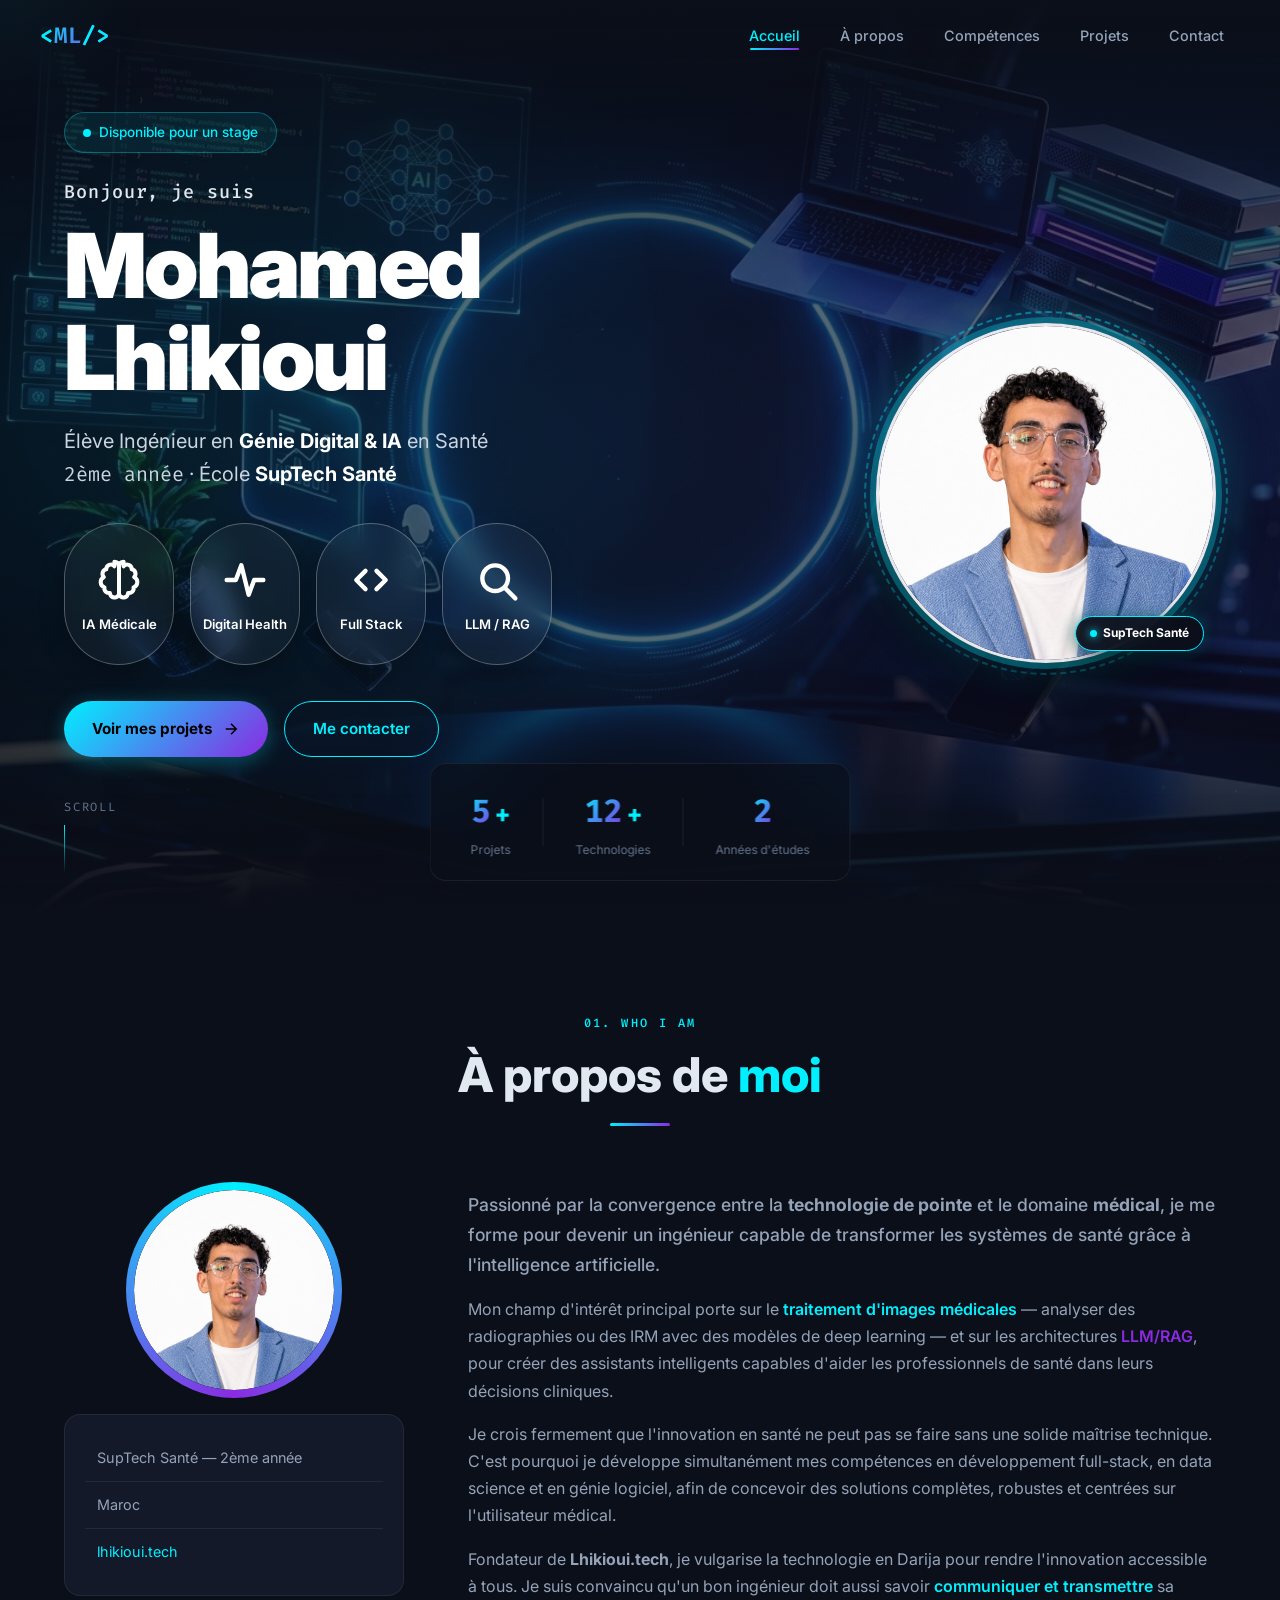
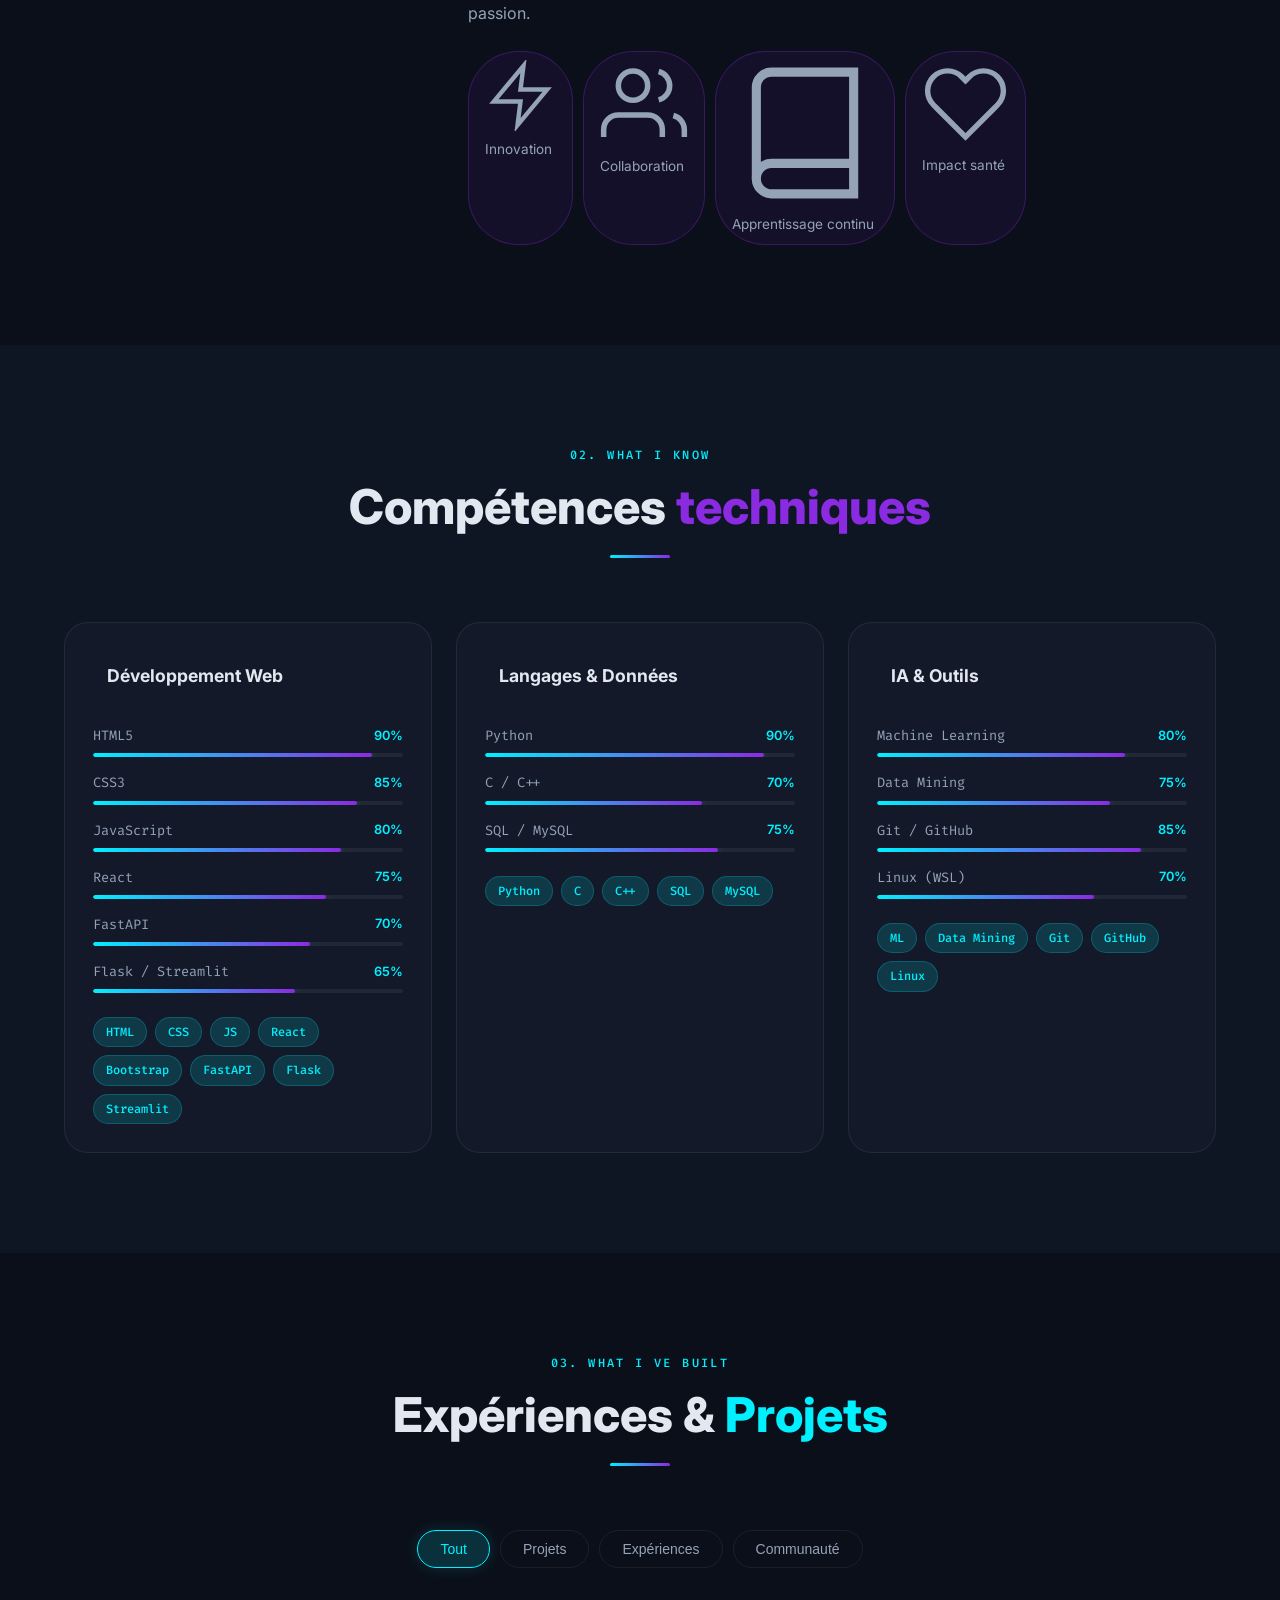
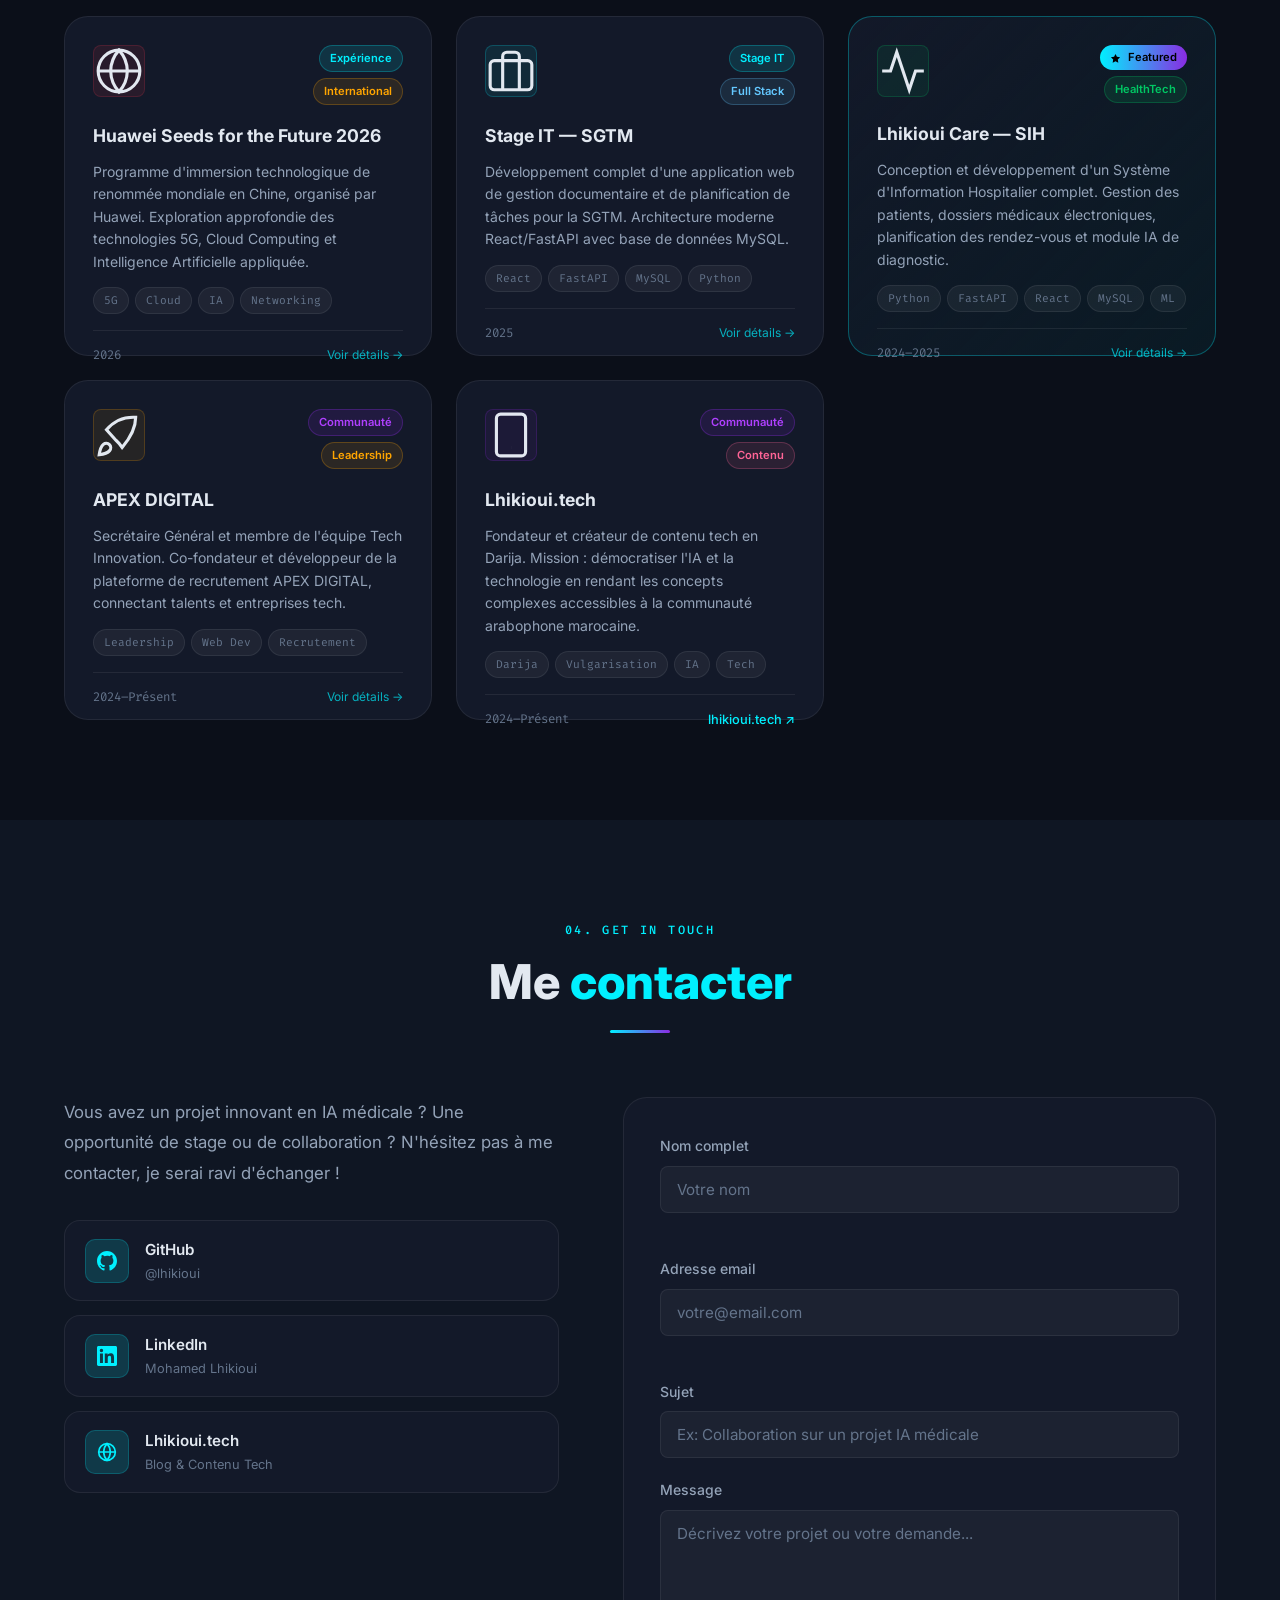
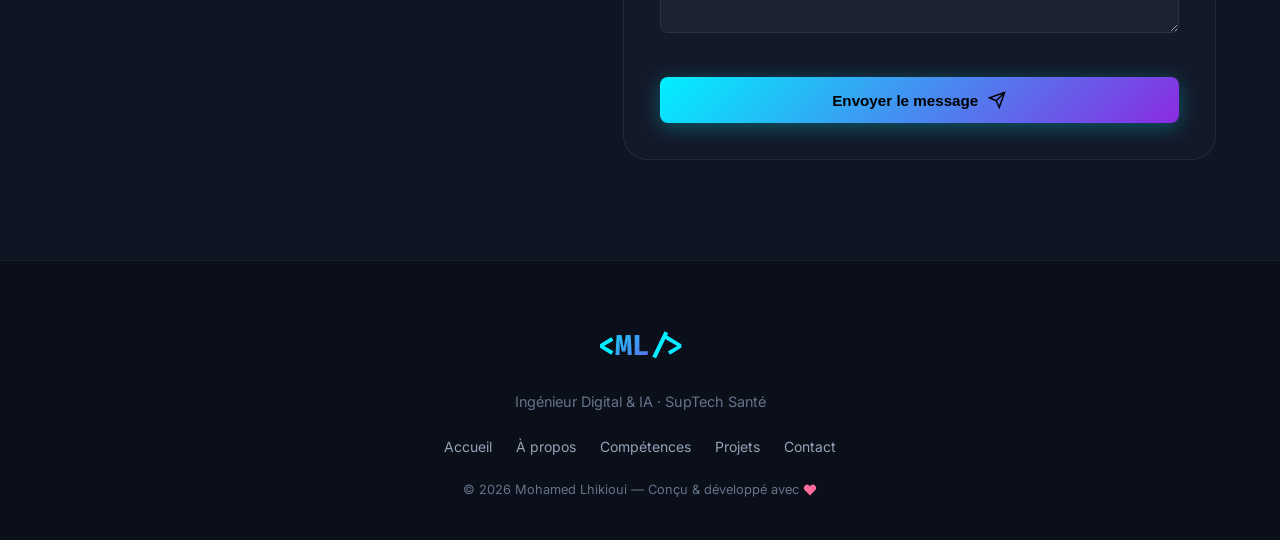
<file: index.html>
<!DOCTYPE html>
<html lang="fr">

<head>
  <meta charset="UTF-8" />
  <meta name="viewport" content="width=device-width, initial-scale=1.0" />
  <meta name="description"
    content="Portfolio de Mohamed Lhikioui — Élève Ingénieur en Génie Digital et IA en Santé à l'École SupTech Santé." />
  <meta name="author" content="Mohamed Lhikioui" />
  <title>Mohamed Lhikioui — Portfolio | Ingénieur Génie Digital &amp; IA Santé</title>

  <!-- Polices Google Fonts -->
  <link rel="preconnect" href="https://fonts.googleapis.com" />
  <link rel="preconnect" href="https://fonts.gstatic.com" />
  <link
    href="https://fonts.googleapis.com/css2?family=Inter:wght@300;400;500;600;700;800;900&family=Fira+Code:wght@300;400;500;600&display=swap"
    rel="stylesheet" />

  <!-- Feuille de styles principale -->
  <link rel="stylesheet" href="style.css" />
</head>

<body>
  <!-- Fond de particules interactives et barre de progression -->
  <canvas id="particles-canvas"></canvas>
  <div id="scroll-progress"></div>

  <!-- ======================================================= -->
  <!--               00. BARRE DE NAVIGATION                   -->
  <!-- ======================================================= -->
  <nav id="navbar">
    <div class="nav-container">
      <a href="#hero" class="nav-logo">
        <span class="logo-bracket">&lt;</span>ML<span class="logo-bracket">/&gt;</span>
      </a>

      <!-- Bouton menu burger (mobile) -->
      <button class="nav-toggle" id="nav-toggle" aria-label="Menu de navigation" aria-expanded="false">
        <span></span>
        <span></span>
        <span></span>
      </button>

      <!-- Liens de navigation -->
      <ul class="nav-links" id="nav-links">
        <li><a href="#hero" class="nav-link active">Accueil</a></li>
        <li><a href="#about" class="nav-link">À propos</a></li>
        <li><a href="#skills" class="nav-link">Compétences</a></li>
        <li><a href="#projects" class="nav-link">Projets</a></li>
        <li><a href="#contact" class="nav-link">Contact</a></li>
      </ul>
    </div>
  </nav>

  <!-- ======================================================= -->
  <!--               CONTENEUR PRINCIPAL MODULAIRE             -->
  <!-- ======================================================= -->
  <main id="main-content" role="main">
<!-- ======================================================= -->
<!--               01. SECTION ACCUEIL (#hero)               -->
<!-- ======================================================= -->
<section id="hero">
  <div class="hero-bg-image"></div>
  <div class="hero-overlay"></div>

  <div class="hero-content">
    <div class="hero-text">
      <div class="hero-badge">
        <span class="badge-dot"></span>Disponible pour un stage
      </div>

      <div class="hero-greeting">Bonjour, je suis</div>

      <h1 class="hero-name">
        <span class="name-line">Mohamed</span>
        <span class="name-line">Lhikioui</span>
      </h1>

      <p class="hero-subtitle">
        Élève Ingénieur en <strong>Génie Digital &amp; IA</strong> en Santé<br />
        <span class="fira">2ème année</span> · École <strong>SupTech Santé</strong>
      </p>

      <!-- 4 capsules technologiques en verre (style mockup) -->
      <div class="hero-pills">
        <div class="hero-pill">
          <div class="pill-icon">
            <svg viewBox="0 0 24 24" fill="none" stroke="currentColor" stroke-width="2.2" stroke-linecap="round" stroke-linejoin="round">
              <path d="M9.5 2A2.5 2.5 0 0 1 12 4.5v15a2.5 2.5 0 0 1-4.96-.44 2.5 2.5 0 0 1-2.96-3.08 3 3 0 0 1-.34-5.58 2.5 2.5 0 0 1 1.32-4.24 2.5 2.5 0 0 1 4.44-1.66z"/>
              <path d="M14.5 2A2.5 2.5 0 0 0 12 4.5v15a2.5 2.5 0 0 0 4.96-.44 2.5 2.5 0 0 0 2.96-3.08 3 3 0 0 0 .34-5.58 2.5 2.5 0 0 0-1.32-4.24 2.5 2.5 0 0 0-4.44-1.66z"/>
            </svg>
          </div>
          <span class="pill-label">IA Médicale</span>
        </div>

        <div class="hero-pill">
          <div class="pill-icon">
            <svg viewBox="0 0 24 24" fill="none" stroke="currentColor" stroke-width="2.4" stroke-linecap="round" stroke-linejoin="round">
              <path d="M2 12h5l3-8 4 16 3-8h5"/>
            </svg>
          </div>
          <span class="pill-label">Digital Health</span>
        </div>

        <div class="hero-pill">
          <div class="pill-icon">
            <svg viewBox="0 0 24 24" fill="none" stroke="currentColor" stroke-width="2.4" stroke-linecap="round" stroke-linejoin="round">
              <polyline points="9 7 4 12 9 17"/>
              <polyline points="15 7 20 12 15 17"/>
            </svg>
          </div>
          <span class="pill-label">Full Stack</span>
        </div>

        <div class="hero-pill">
          <div class="pill-icon">
            <svg viewBox="0 0 24 24" fill="none" stroke="currentColor" stroke-width="2.4" stroke-linecap="round" stroke-linejoin="round">
              <circle cx="11" cy="11" r="7"/>
              <line x1="16.5" y1="16.5" x2="22" y2="22"/>
            </svg>
          </div>
          <span class="pill-label">LLM / RAG</span>
        </div>
      </div>

      <!-- Boutons d'action CTA -->
      <div class="hero-cta">
        <a href="#projects" class="btn btn-primary">
          <span>Voir mes projets</span>
          <svg viewBox="0 0 24 24" fill="none" stroke="currentColor" stroke-width="2">
            <path d="M5 12h14M12 5l7 7-7 7" />
          </svg>
        </a>
        <a href="#contact" class="btn btn-outline">
          <span>Me contacter</span>
        </a>
      </div>

      <div class="hero-scroll-hint">
        <span>Scroll</span>
        <div class="scroll-line"></div>
      </div>
    </div>

    <!-- Photo de profil avec halo interactif et badge SupTech (conserve me.jpeg) -->
    <div class="hero-photo">
      <div class="profile-img-wrap">
        <img src="me.jpeg" alt="Mohamed Lhikioui - Élève Ingénieur en Génie Digital et IA en Santé"
          class="profile-img" />
        <div class="profile-img-glow"></div>
        <div class="profile-img-ring"></div>
        <div class="profile-badge-suptech">
          <span>SupTech Santé</span>
        </div>
      </div>
    </div>
  </div>

  <!-- Compteurs statistiques -->
  <div class="hero-stats">
    <div class="stat-item">
      <span class="stat-num" data-target="5">0</span>
      <span class="stat-plus">+</span>
      <span class="stat-label">Projets</span>
    </div>
    <div class="stat-divider"></div>
    <div class="stat-item">
      <span class="stat-num" data-target="12">0</span>
      <span class="stat-plus">+</span>
      <span class="stat-label">Technologies</span>
    </div>
    <div class="stat-divider"></div>
    <div class="stat-item">
      <span class="stat-num" data-target="2">0</span>
      <span class="stat-label">Années d'études</span>
    </div>
  </div>
</section>

<!-- ======================================================= -->
<!--               02. SECTION A PROPOS (#about)             -->
<!-- ======================================================= -->
<section id="about" class="section">
  <div class="container">
    <div class="section-header">
      <span class="section-tag">01. WHO I AM</span>
      <h2 class="section-title">À propos de <span class="accent-cyan">moi</span></h2>
      <div class="section-line"></div>
    </div>

    <div class="about-grid">
      <div class="about-image-wrap reveal">
        <div class="about-avatar">
          <div class="avatar-ring"></div>
          <div class="avatar-inner">
            <img src="me.jpeg" alt="Mohamed Lhikioui" class="avatar-photo" />
            <div class="avatar-pulse"></div>
          </div>
        </div>
        <div class="about-card-info">
          <div class="info-row">
            <span class="info-icon">
              <svg viewBox="0 0 24 24" fill="none" stroke="currentColor" stroke-width="1.5">
                <path d="M22 10v6M2 10l10-5 10 5-10 5z"/>
                <path d="M6 12v5c3 3 9 3 12 0v-5"/>
              </svg>
            </span>
            <span>SupTech Santé — 2ème année</span>
          </div>
          <div class="info-row">
            <span class="info-icon">
              <svg viewBox="0 0 24 24" fill="none" stroke="currentColor" stroke-width="1.5">
                <path d="M21 10c0 7-9 13-9 13s-9-6-9-13a9 9 0 0 1 18 0z"/>
                <circle cx="12" cy="10" r="3"/>
              </svg>
            </span>
            <span>Maroc</span>
          </div>
          <div class="info-row">
            <span class="info-icon">
              <svg viewBox="0 0 24 24" fill="none" stroke="currentColor" stroke-width="1.5">
                <circle cx="12" cy="12" r="10"/>
                <path d="M2 12h20M12 2a15.3 15.3 0 0 1 4 10 15.3 15.3 0 0 1-4 10 15.3 15.3 0 0 1-4-10 15.3 15.3 0 0 1 4-10z"/>
              </svg>
            </span>
            <a href="https://lhikioui.tech" target="_blank" rel="noopener">lhikioui.tech</a>
          </div>
        </div>
      </div>

      <div class="about-text reveal">
        <p class="about-lead">
          Passionné par la convergence entre la <strong>technologie de pointe</strong> et le
          domaine <strong>médical</strong>, je me forme pour devenir un ingénieur capable de transformer les systèmes
          de santé grâce à l'intelligence artificielle.
        </p>
        <p>
          Mon champ d'intérêt principal porte sur le <span class="highlight-cyan">traitement d'images
          médicales</span> — analyser des radiographies ou des IRM avec des modèles de deep learning — et sur les
          architectures <span class="highlight-purple">LLM/RAG</span>, pour créer des assistants intelligents capables
          d'aider les professionnels de santé dans leurs décisions cliniques.
        </p>
        <p>
          Je crois fermement que l'innovation en santé ne peut pas se faire sans une solide maîtrise technique. C'est
          pourquoi je développe simultanément mes compétences en développement full-stack, en data science et en génie
          logiciel, afin de concevoir des solutions complètes, robustes et centrées sur l'utilisateur médical.
        </p>
        <p>
          Fondateur de <strong>Lhikioui.tech</strong>, je vulgarise la technologie en Darija pour rendre l'innovation
          accessible à tous. Je suis convaincu qu'un bon ingénieur doit aussi savoir <span
          class="highlight-cyan">communiquer et transmettre</span> sa passion.
        </p>
        <div class="about-values">
          <div class="value-chip">
            <svg class="chip-icon" viewBox="0 0 24 24" fill="none" stroke="currentColor" stroke-width="1.5">
              <polygon points="13 2 3 14 12 14 11 22 21 10 12 10 13 2"/>
            </svg>
            Innovation
          </div>
          <div class="value-chip">
            <svg class="chip-icon" viewBox="0 0 24 24" fill="none" stroke="currentColor" stroke-width="1.5">
              <path d="M17 21v-2a4 4 0 0 0-4-4H5a4 4 0 0 0-4 4v2"/>
              <circle cx="9" cy="7" r="4"/>
              <path d="M23 21v-2a4 4 0 0 0-3-3.87"/>
              <path d="M16 3.13a4 4 0 0 1 0 7.75"/>
            </svg>
            Collaboration
          </div>
          <div class="value-chip">
            <svg class="chip-icon" viewBox="0 0 24 24" fill="none" stroke="currentColor" stroke-width="1.5">
              <path d="M4 19.5A2.5 2.5 0 0 1 6.5 17H20"/>
              <path d="M6.5 2H20v20H6.5A2.5 2.5 0 0 1 4 19.5v-15A2.5 2.5 0 0 1 6.5 2z"/>
            </svg>
            Apprentissage continu
          </div>
          <div class="value-chip">
            <svg class="chip-icon" viewBox="0 0 24 24" fill="none" stroke="currentColor" stroke-width="1.5">
              <path d="M20.84 4.61a5.5 5.5 0 0 0-7.78 0L12 5.67l-1.06-1.06a5.5 5.5 0 0 0-7.78 7.78l1.06 1.06L12 21.23l7.78-7.78 1.06-1.06a5.5 5.5 0 0 0 0-7.78z"/>
            </svg>
            Impact santé
          </div>
        </div>
      </div>
    </div>
  </div>
</section>

<!-- ======================================================= -->
<!--               03. SECTION COMPETENCES (#skills)         -->
<!-- ======================================================= -->
<section id="skills" class="section section-alt">
  <div class="container">
    <div class="section-header">
      <span class="section-tag">02. WHAT I KNOW</span>
      <h2 class="section-title">Compétences <span class="accent-purple">techniques</span></h2>
      <div class="section-line"></div>
    </div>

    <div class="skills-grid">
      <!-- Carte 1: Dév Web -->
      <div class="skill-card reveal">
        <div class="skill-card-header">
          <div class="skill-icon">
            <svg viewBox="0 0 24 24" fill="none" stroke="currentColor" stroke-width="1.5">
              <polyline points="16 18 22 12 16 6"/>
              <polyline points="8 6 2 12 8 18"/>
            </svg>
          </div>
          <h3>Développement Web</h3>
        </div>
        <div class="skill-items">
          <div class="skill-item">
            <div class="skill-info"><span class="skill-name fira">HTML5</span><span class="skill-pct">90%</span></div>
            <div class="skill-bar">
              <div class="skill-fill" data-target="90%"></div>
            </div>
          </div>
          <div class="skill-item">
            <div class="skill-info"><span class="skill-name fira">CSS3</span><span class="skill-pct">85%</span></div>
            <div class="skill-bar">
              <div class="skill-fill" data-target="85%"></div>
            </div>
          </div>
          <div class="skill-item">
            <div class="skill-info"><span class="skill-name fira">JavaScript</span><span class="skill-pct">80%</span></div>
            <div class="skill-bar">
              <div class="skill-fill" data-target="80%"></div>
            </div>
          </div>
          <div class="skill-item">
            <div class="skill-info"><span class="skill-name fira">React</span><span class="skill-pct">75%</span></div>
            <div class="skill-bar">
              <div class="skill-fill" data-target="75%"></div>
            </div>
          </div>
          <div class="skill-item">
            <div class="skill-info"><span class="skill-name fira">FastAPI</span><span class="skill-pct">70%</span></div>
            <div class="skill-bar">
              <div class="skill-fill" data-target="70%"></div>
            </div>
          </div>
          <div class="skill-item">
            <div class="skill-info"><span class="skill-name fira">Flask / Streamlit</span><span class="skill-pct">65%</span></div>
            <div class="skill-bar">
              <div class="skill-fill" data-target="65%"></div>
            </div>
          </div>
        </div>
        <div class="badge-cloud">
          <span class="badge">HTML</span><span class="badge">CSS</span><span class="badge">JS</span><span
            class="badge">React</span><span class="badge">Bootstrap</span><span class="badge">FastAPI</span><span
            class="badge">Flask</span><span class="badge">Streamlit</span>
        </div>
      </div>

      <!-- Carte 2: Langages & Données -->
      <div class="skill-card reveal">
        <div class="skill-card-header">
          <div class="skill-icon">
            <svg viewBox="0 0 24 24" fill="none" stroke="currentColor" stroke-width="1.5">
              <rect x="4" y="4" width="16" height="16" rx="2"/>
              <rect x="9" y="9" width="6" height="6"/>
              <line x1="9" y1="1" x2="9" y2="4"/>
              <line x1="15" y1="1" x2="15" y2="4"/>
              <line x1="9" y1="20" x2="9" y2="23"/>
              <line x1="15" y1="20" x2="15" y2="23"/>
              <line x1="20" y1="9" x2="23" y2="9"/>
              <line x1="20" y1="14" x2="23" y2="14"/>
              <line x1="1" y1="9" x2="4" y2="9"/>
              <line x1="1" y1="14" x2="4" y2="14"/>
            </svg>
          </div>
          <h3>Langages &amp; Données</h3>
        </div>
        <div class="skill-items">
          <div class="skill-item">
            <div class="skill-info"><span class="skill-name fira">Python</span><span class="skill-pct">90%</span></div>
            <div class="skill-bar">
              <div class="skill-fill" data-target="90%"></div>
            </div>
          </div>
          <div class="skill-item">
            <div class="skill-info"><span class="skill-name fira">C / C++</span><span class="skill-pct">70%</span></div>
            <div class="skill-bar">
              <div class="skill-fill" data-target="70%"></div>
            </div>
          </div>
          <div class="skill-item">
            <div class="skill-info"><span class="skill-name fira">SQL / MySQL</span><span class="skill-pct">75%</span></div>
            <div class="skill-bar">
              <div class="skill-fill" data-target="75%"></div>
            </div>
          </div>
        </div>
        <div class="badge-cloud">
          <span class="badge">Python</span><span class="badge">C</span><span class="badge">C++</span><span
            class="badge">SQL</span><span class="badge">MySQL</span>
        </div>
      </div>

      <!-- Carte 3: IA & Outils -->
      <div class="skill-card reveal">
        <div class="skill-card-header">
          <div class="skill-icon">
            <svg viewBox="0 0 24 24" fill="none" stroke="currentColor" stroke-width="1.5">
              <rect x="3" y="11" width="18" height="10" rx="2"/>
              <circle cx="12" cy="5" r="2"/>
              <path d="M12 7v4"/>
              <line x1="8" y1="16" x2="8" y2="16"/>
              <line x1="16" y1="16" x2="16" y2="16"/>
            </svg>
          </div>
          <h3>IA &amp; Outils</h3>
        </div>
        <div class="skill-items">
          <div class="skill-item">
            <div class="skill-info"><span class="skill-name fira">Machine Learning</span><span class="skill-pct">80%</span></div>
            <div class="skill-bar">
              <div class="skill-fill" data-target="80%"></div>
            </div>
          </div>
          <div class="skill-item">
            <div class="skill-info"><span class="skill-name fira">Data Mining</span><span class="skill-pct">75%</span></div>
            <div class="skill-bar">
              <div class="skill-fill" data-target="75%"></div>
            </div>
          </div>
          <div class="skill-item">
            <div class="skill-info"><span class="skill-name fira">Git / GitHub</span><span class="skill-pct">85%</span></div>
            <div class="skill-bar">
              <div class="skill-fill" data-target="85%"></div>
            </div>
          </div>
          <div class="skill-item">
            <div class="skill-info"><span class="skill-name fira">Linux (WSL)</span><span class="skill-pct">70%</span></div>
            <div class="skill-bar">
              <div class="skill-fill" data-target="70%"></div>
            </div>
          </div>
        </div>
        <div class="badge-cloud">
          <span class="badge">ML</span><span class="badge">Data Mining</span><span class="badge">Git</span><span
            class="badge">GitHub</span><span class="badge">Linux</span>
        </div>
      </div>
    </div>
  </div>
</section>

<!-- ======================================================= -->
<!--               04. SECTION PROJETS (#projects)           -->
<!-- ======================================================= -->
<section id="projects" class="section">
  <div class="container">
    <div class="section-header">
      <span class="section-tag">03. WHAT I VE BUILT</span>
      <h2 class="section-title">Expériences &amp; <span class="accent-cyan">Projets</span></h2>
      <div class="section-line"></div>
    </div>

    <!-- Filtres des projets -->
    <div class="filter-bar reveal">
      <button class="filter-btn active" data-filter="all">Tout</button>
      <button class="filter-btn" data-filter="project">Projets</button>
      <button class="filter-btn" data-filter="experience">Expériences</button>
      <button class="filter-btn" data-filter="community">Communauté</button>
    </div>

    <!-- Grille des projets avec cartes retournables -->
    <div class="projects-grid" id="projects-grid">
      <!-- Projet 1 : Huawei Seeds -->
      <article class="project-card reveal" data-category="experience">
        <div class="project-card-inner">
          <div class="project-card-front">
            <div class="project-top">
              <div class="project-icon-wrap huawei">
                <svg viewBox="0 0 24 24" fill="none" stroke="currentColor" stroke-width="1.5">
                  <circle cx="12" cy="12" r="10"/>
                  <path d="M2 12h20M12 2a15.3 15.3 0 0 1 4 10 15.3 15.3 0 0 1-4 10 15.3 15.3 0 0 1-4-10 15.3 15.3 0 0 1 4-10z"/>
                </svg>
              </div>
              <div class="project-badges">
                <span class="pbadge pbadge-exp">Expérience</span>
                <span class="pbadge pbadge-global">International</span>
              </div>
            </div>
            <h3 class="project-title">Huawei Seeds for the Future 2026</h3>
            <p class="project-desc">Programme d'immersion technologique de renommée mondiale en Chine, organisé par
              Huawei. Exploration approfondie des technologies 5G, Cloud Computing et Intelligence Artificielle
              appliquée.</p>
            <div class="project-tech">
              <span class="tech-tag">5G</span>
              <span class="tech-tag">Cloud</span>
              <span class="tech-tag">IA</span>
              <span class="tech-tag">Networking</span>
            </div>
            <div class="project-footer">
              <span class="project-year">2026</span>
              <span class="project-flip-hint">Voir détails →</span>
            </div>
          </div>
          <div class="project-card-back">
            <h3>Points clés</h3>
            <ul>
              <li>Sélection compétitive parmi les meilleurs étudiants</li>
              <li>Immersion culturelle et technologique en Chine</li>
              <li>Formations sur les réseaux 5G et Cloud Huawei</li>
              <li>Networking international avec des pairs du monde entier</li>
              <li>Certification Huawei à l'issue du programme</li>
            </ul>
          </div>
        </div>
      </article>

      <!-- Projet 2 : Stage SGTM -->
      <article class="project-card reveal" data-category="experience">
        <div class="project-card-inner">
          <div class="project-card-front">
            <div class="project-top">
              <div class="project-icon-wrap sgtm">
                <svg viewBox="0 0 24 24" fill="none" stroke="currentColor" stroke-width="1.5">
                  <rect x="2" y="7" width="20" height="14" rx="2" ry="2"/>
                  <path d="M16 21V5a2 2 0 0 0-2-2h-4a2 2 0 0 0-2 2v16"/>
                </svg>
              </div>
              <div class="project-badges">
                <span class="pbadge pbadge-exp">Stage IT</span>
                <span class="pbadge pbadge-web">Full Stack</span>
              </div>
            </div>
            <h3 class="project-title">Stage IT — SGTM</h3>
            <p class="project-desc">Développement complet d'une application web de gestion documentaire et de
              planification de tâches pour la SGTM. Architecture moderne React/FastAPI avec base de données MySQL.</p>
            <div class="project-tech">
              <span class="tech-tag">React</span>
              <span class="tech-tag">FastAPI</span>
              <span class="tech-tag">MySQL</span>
              <span class="tech-tag">Python</span>
            </div>
            <div class="project-footer">
              <span class="project-year">2025</span>
              <span class="project-flip-hint">Voir détails →</span>
            </div>
          </div>
          <div class="project-card-back">
            <h3>Réalisations</h3>
            <ul>
              <li>Système de gestion documentaire centralisé</li>
              <li>Planification et suivi des tâches en temps réel</li>
              <li>Authentification JWT sécurisée</li>
              <li>Dashboard analytique pour les managers</li>
              <li>Interface responsive adaptée mobile/desktop</li>
            </ul>
          </div>
        </div>
      </article>

      <!-- Projet 3 : Lhikioui Care (Featured) -->
      <article class="project-card reveal featured" data-category="project">
        <div class="project-card-inner">
          <div class="project-card-front">
            <div class="project-top">
              <div class="project-icon-wrap health">
                <svg viewBox="0 0 24 24" fill="none" stroke="currentColor" stroke-width="1.5">
                  <polyline points="22 12 18 12 15 21 9 3 6 12 2 12"/>
                </svg>
              </div>
              <div class="project-badges">
                <span class="pbadge pbadge-featured">
                  <svg class="pbadge-icon" viewBox="0 0 24 24" fill="currentColor" stroke="none">
                    <polygon points="12 2 15.09 8.26 22 9.27 17 14.14 18.18 21.02 12 17.77 5.82 21.02 7 14.14 2 9.27 8.91 8.26 12 2"/>
                  </svg>
                  Featured
                </span>
                <span class="pbadge pbadge-health">HealthTech</span>
              </div>
            </div>
            <h3 class="project-title">Lhikioui Care — SIH</h3>
            <p class="project-desc">Conception et développement d'un Système d'Information Hospitalier complet.
              Gestion des patients, dossiers médicaux électroniques, planification des rendez-vous et module IA de
              diagnostic.</p>
            <div class="project-tech">
              <span class="tech-tag">Python</span>
              <span class="tech-tag">FastAPI</span>
              <span class="tech-tag">React</span>
              <span class="tech-tag">MySQL</span>
              <span class="tech-tag">ML</span>
            </div>
            <div class="project-footer">
              <span class="project-year">2024–2025</span>
              <span class="project-flip-hint">Voir détails →</span>
            </div>
          </div>
          <div class="project-card-back">
            <h3>Fonctionnalités</h3>
            <ul>
              <li>Gestion complète des patients et dossiers médicaux</li>
              <li>Planification intelligente des rendez-vous</li>
              <li>Suivi des prescriptions et ordonnances</li>
              <li>Module d'aide au diagnostic par IA</li>
              <li>Tableaux de bord statistiques hospitaliers</li>
              <li>Conformité RGPD et sécurité des données médicales</li>
            </ul>
          </div>
        </div>
      </article>

      <!-- Projet 4 : APEX DIGITAL -->
      <article class="project-card reveal" data-category="community">
        <div class="project-card-inner">
          <div class="project-card-front">
            <div class="project-top">
              <div class="project-icon-wrap apex">
                <svg viewBox="0 0 24 24" fill="none" stroke="currentColor" stroke-width="1.5">
                  <path d="M4.5 16.5c-1.5 1.26-2 5-2 5s3.74-.5 5-2c.71-.84.7-2.13-.09-2.91a2.18 2.18 0 0 0-2.91-.09z"/>
                  <path d="M6 9.5A17 17 0 0 1 20 3.5c0 6-3.5 11-6.5 14.5L12 16l-1.5-1.5z"/>
                </svg>
              </div>
              <div class="project-badges">
                <span class="pbadge pbadge-comm">Communauté</span>
                <span class="pbadge pbadge-leader">Leadership</span>
              </div>
            </div>
            <h3 class="project-title">APEX DIGITAL</h3>
            <p class="project-desc">Secrétaire Général et membre de l'équipe Tech Innovation. Co-fondateur et
              développeur de la plateforme de recrutement APEX DIGITAL, connectant talents et entreprises tech.</p>
            <div class="project-tech">
              <span class="tech-tag">Leadership</span>
              <span class="tech-tag">Web Dev</span>
              <span class="tech-tag">Recrutement</span>
            </div>
            <div class="project-footer">
              <span class="project-year">2024–Présent</span>
              <span class="project-flip-hint">Voir détails →</span>
            </div>
          </div>
          <div class="project-card-back">
            <h3>Responsabilités</h3>
            <ul>
              <li>Secrétaire Général de l'organisation</li>
              <li>Membre de l'équipe Tech Innovation</li>
              <li>Développement de la plateforme de recrutement</li>
              <li>Définition de la stratégie digitale</li>
              <li>Organisation d'événements tech et hackathons</li>
            </ul>
          </div>
        </div>
      </article>

      <!-- Projet 5 : Lhikioui.tech -->
      <article class="project-card reveal" data-category="community">
        <div class="project-card-inner">
          <div class="project-card-front">
            <div class="project-top">
              <div class="project-icon-wrap content">
                <svg viewBox="0 0 24 24" fill="none" stroke="currentColor" stroke-width="1.5">
                  <rect x="5" y="2" width="14" height="20" rx="2" ry="2"/>
                  <line x1="12" y1="18" x2="12.01" y2="18"/>
                </svg>
              </div>
              <div class="project-badges">
                <span class="pbadge pbadge-comm">Communauté</span>
                <span class="pbadge pbadge-content">Contenu</span>
              </div>
            </div>
            <h3 class="project-title">Lhikioui.tech</h3>
            <p class="project-desc">Fondateur et créateur de contenu tech en Darija. Mission : démocratiser l'IA et la
              technologie en rendant les concepts complexes accessibles à la communauté arabophone marocaine.</p>
            <div class="project-tech">
              <span class="tech-tag">Darija</span>
              <span class="tech-tag">Vulgarisation</span>
              <span class="tech-tag">IA</span>
              <span class="tech-tag">Tech</span>
            </div>
            <div class="project-footer">
              <span class="project-year">2024–Présent</span>
              <a href="https://lhikioui.tech" target="_blank" rel="noopener" class="project-link">lhikioui.tech ↗</a>
            </div>
          </div>
          <div class="project-card-back">
            <h3>Initiatives</h3>
            <ul>
              <li>Création de contenu vidéo tech en Darija</li>
              <li>Vulgarisation de l'IA et du Machine Learning</li>
              <li>Articles et tutoriels technologiques</li>
              <li>Podcast sur les tendances digitales au Maroc</li>
              <li>Communauté de passionnés tech marocains</li>
            </ul>
          </div>
        </div>
      </article>
    </div>
  </div>
</section>

<!-- ======================================================= -->
<!--               05. SECTION CONTACT (#contact)            -->
<!-- ======================================================= -->
<section id="contact" class="section section-alt">
  <div class="container">
    <div class="section-header">
      <span class="section-tag">04. GET IN TOUCH</span>
      <h2 class="section-title">Me <span class="accent-cyan">contacter</span></h2>
      <div class="section-line"></div>
    </div>

    <div class="contact-grid">
      <!-- Informations & Réseaux sociaux -->
      <div class="contact-info reveal">
        <p class="contact-lead">
          Vous avez un projet innovant en IA médicale ? Une opportunité de stage ou de
          collaboration ? N'hésitez pas à me contacter, je serai ravi d'échanger !
        </p>
        <div class="contact-links">
          <a href="https://github.com/lhikioui" target="_blank" rel="noopener" class="social-link" id="link-github">
            <div class="social-icon-wrap">
              <svg viewBox="0 0 24 24" fill="currentColor">
                <path
                  d="M12 0C5.374 0 0 5.373 0 12c0 5.302 3.438 9.8 8.207 11.387.599.111.793-.261.793-.577v-2.234c-3.338.726-4.033-1.416-4.033-1.416-.546-1.387-1.333-1.756-1.333-1.756-1.089-.745.083-.729.083-.729 1.205.084 1.839 1.237 1.839 1.237 1.07 1.834 2.807 1.304 3.492.997.107-.775.418-1.305.762-1.604-2.665-.305-5.467-1.334-5.467-5.931 0-1.311.469-2.381 1.236-3.221-.124-.303-.535-1.524.117-3.176 0 0 1.008-.322 3.301 1.23A11.509 11.509 0 0 1 12 5.803c1.02.005 2.047.138 3.006.404 2.291-1.552 3.297-1.23 3.297-1.23.653 1.653.242 2.874.118 3.176.77.84 1.235 1.911 1.235 3.221 0 4.609-2.807 5.624-5.479 5.921.43.372.823 1.102.823 2.222v3.293c0 .319.192.694.801.576C20.566 21.797 24 17.3 24 12c0-6.627-5.373-12-12-12z" />
              </svg>
            </div>
            <div class="social-text">
              <span class="social-name">GitHub</span>
              <span class="social-handle">@lhikioui</span>
            </div>
          </a>

          <a href="https://linkedin.com/in/mohamed-lhikioui" target="_blank" rel="noopener" class="social-link"
            id="link-linkedin">
            <div class="social-icon-wrap">
              <svg viewBox="0 0 24 24" fill="currentColor">
                <path
                  d="M20.447 20.452h-3.554v-5.569c0-1.328-.027-3.037-1.852-3.037-1.853 0-2.136 1.445-2.136 2.939v5.667H9.351V9h3.414v1.561h.046c.477-.9 1.637-1.85 3.37-1.85 3.601 0 4.267 2.37 4.267 5.455v6.286zM5.337 7.433a2.062 2.062 0 0 1-2.063-2.065 2.064 2.064 0 1 1 2.063 2.065zm1.782 13.019H3.555V9h3.564v11.452zM22.225 0H1.771C.792 0 0 .774 0 1.729v20.542C0 23.227.792 24 1.771 24h20.451C23.2 24 24 23.227 24 22.271V1.729C24 .774 23.2 0 22.222 0h.003z" />
              </svg>
            </div>
            <div class="social-text">
              <span class="social-name">LinkedIn</span>
              <span class="social-handle">Mohamed Lhikioui</span>
            </div>
          </a>

          <a href="https://lhikioui.tech" target="_blank" rel="noopener" class="social-link" id="link-website">
            <div class="social-icon-wrap">
              <svg viewBox="0 0 24 24" fill="none" stroke="currentColor" stroke-width="2">
                <circle cx="12" cy="12" r="10" />
                <path
                  d="M2 12h20M12 2a15.3 15.3 0 0 1 4 10 15.3 15.3 0 0 1-4 10 15.3 15.3 0 0 1-4-10 15.3 15.3 0 0 1 4-10z" />
              </svg>
            </div>
            <div class="social-text">
              <span class="social-name">Lhikioui.tech</span>
              <span class="social-handle">Blog &amp; Contenu Tech</span>
            </div>
          </a>
        </div>
      </div>

      <!-- Formulaire de contact moderne sans style inline -->
      <form class="contact-form reveal" id="contact-form" novalidate>
        <div class="form-group">
          <label for="name">Nom complet</label>
          <input type="text" id="name" name="name" placeholder="Votre nom" autocomplete="name" required />
          <span class="field-error" id="name-error"></span>
        </div>

        <div class="form-group">
          <label for="email">Adresse email</label>
          <input type="email" id="email" name="email" placeholder="votre@email.com" autocomplete="email" required />
          <span class="field-error" id="email-error"></span>
        </div>

        <div class="form-group">
          <label for="subject">Sujet</label>
          <input type="text" id="subject" name="subject" placeholder="Ex: Collaboration sur un projet IA médicale" />
        </div>

        <div class="form-group">
          <label for="message">Message</label>
          <textarea id="message" name="message" rows="5" placeholder="Décrivez votre projet ou votre demande..."
            required></textarea>
          <span class="field-error" id="message-error"></span>
        </div>

        <button type="submit" class="btn btn-primary btn-full" id="submit-btn">
          <span id="btn-text">Envoyer le message</span>
          <svg viewBox="0 0 24 24" fill="none" stroke="currentColor" stroke-width="2">
            <path d="M22 2L11 13" />
            <path d="M22 2L15 22l-4-9-9-4 20-7z" />
          </svg>
        </button>

        <div class="form-success" id="form-success">
          <svg class="form-success-icon" viewBox="0 0 24 24" fill="none" stroke="currentColor" stroke-width="2">
            <path d="M22 11.08V12a10 10 0 1 1-5.93-9.14"/>
            <polyline points="22 4 12 14.01 9 11.01"/>
          </svg>
          Message envoyé avec succès ! Je vous répondrai dans les plus brefs délais.
        </div>
      </form>
    </div>
  </div>
</section>
  </main>

  <!-- ======================================================= -->
  <!--               06. PIED DE PAGE (#footer)                -->
  <!-- ======================================================= -->
  <footer id="footer">
    <div class="container">
      <div class="footer-content">
        <div class="footer-logo">
          <span class="logo-bracket">&lt;</span>ML<span class="logo-bracket">/&gt;</span>
        </div>
        <p class="footer-tagline">Ingénieur Digital &amp; IA · SupTech Santé</p>
        <div class="footer-links">
          <a href="#hero">Accueil</a>
          <a href="#about">À propos</a>
          <a href="#skills">Compétences</a>
          <a href="#projects">Projets</a>
          <a href="#contact">Contact</a>
        </div>
        <p class="footer-copy">
          © 2026 Mohamed Lhikioui — Conçu &amp; développé avec
          <svg class="footer-heart-icon" viewBox="0 0 24 24">
            <path d="M20.84 4.61a5.5 5.5 0 0 0-7.78 0L12 5.67l-1.06-1.06a5.5 5.5 0 0 0-7.78 7.78l1.06 1.06L12 21.23l7.78-7.78 1.06-1.06a5.5 5.5 0 0 0 0-7.78z"/>
          </svg>
        </p>
      </div>
    </div>

    <!-- Bouton Retour en haut -->
    <button id="back-to-top" aria-label="Retour en haut">
      <svg viewBox="0 0 24 24" fill="none" stroke="currentColor" stroke-width="2.5">
        <path d="M18 15l-6-6-6 6" />
      </svg>
    </button>
  </footer>

  <!-- Script principal modulaire -->
  <script src="script.js" defer></script>
</body>

</html>
</file>
<file: style.css>
/* ============================================
   STYLE.CSS — Portfolio Mohamed Lhikioui
   Theme: Digital & Tech Dark Mode
   ============================================ */

/* ===== CUSTOM PROPERTIES ===== */
:root {
  --bg-primary: #0B0F19;
  --bg-secondary: #0f1623;
  --bg-card: #131929;
  --bg-card-hover: #1a2235;
  --text-primary: #E2E8F0;
  --text-secondary: #94A3B8;
  --text-muted: #64748B;
  --cyan: #00F0FF;
  --cyan-dim: rgba(0, 240, 255, 0.15);
  --cyan-glow: rgba(0, 240, 255, 0.3);
  --purple: #8A2BE2;
  --purple-dim: rgba(138, 43, 226, 0.15);
  --purple-glow: rgba(138, 43, 226, 0.3);
  --border: rgba(255,255,255,0.07);
  --border-hover: rgba(0, 240, 255, 0.3);
  --radius-sm: 8px;
  --radius-md: 16px;
  --radius-lg: 24px;
  --transition: 0.3s cubic-bezier(0.4, 0, 0.2, 1);
  --nav-height: 72px;
  --shadow-cyan: 0 0 30px rgba(0, 240, 255, 0.15);
  --shadow-purple: 0 0 30px rgba(138, 43, 226, 0.15);
}

/* ===== RESET & BASE ===== */
*, *::before, *::after { box-sizing: border-box; margin: 0; padding: 0; }
html {
  scroll-behavior: smooth;
  scroll-padding-top: var(--nav-height);
  font-size: 16px;
}
body {
  font-family: 'Inter', sans-serif;
  background-color: var(--bg-primary);
  color: var(--text-primary);
  line-height: 1.7;
  overflow-x: hidden;
  -webkit-font-smoothing: antialiased;
}
.fira { font-family: 'Fira Code', monospace; }
a { color: inherit; text-decoration: none; }
ul { list-style: none; }
img { max-width: 100%; display: block; }

/* ===== SCROLL PROGRESS ===== */
#scroll-progress {
  position: fixed; top: 0; left: 0; height: 3px; width: 0%;
  background: linear-gradient(90deg, var(--cyan), var(--purple));
  z-index: 9999; transition: width 0.1s;
  box-shadow: 0 0 10px var(--cyan);
}

/* ===== CANVAS PARTICLES ===== */
#particles-canvas {
  position: fixed; top: 0; left: 0; width: 100%; height: 100%;
  pointer-events: none; z-index: 0; opacity: 0.5;
}

/* ===== CONTAINER ===== */
.container { max-width: 1200px; margin: 0 auto; padding: 0 24px; position: relative; z-index: 1; }

/* ===== NAVBAR ===== */
#navbar {
  position: fixed; top: 0; left: 0; right: 0;
  height: var(--nav-height); z-index: 1000;
  transition: var(--transition);
  padding: 0 24px;
}
#navbar.scrolled {
  background: rgba(11, 15, 25, 0.92);
  backdrop-filter: blur(20px);
  border-bottom: 1px solid var(--border);
  box-shadow: 0 4px 30px rgba(0,0,0,0.4);
}
.nav-container { max-width: 1200px; margin: 0 auto; height: 100%; display: flex; align-items: center; justify-content: space-between; }
.nav-logo {
  font-family: 'Fira Code', monospace; font-size: 1.4rem; font-weight: 600;
  background: linear-gradient(135deg, var(--cyan), var(--purple));
  -webkit-background-clip: text; -webkit-text-fill-color: transparent; background-clip: text;
  letter-spacing: 0.05em;
}
.logo-bracket { color: var(--cyan); -webkit-text-fill-color: var(--cyan); }
.nav-links { display: flex; gap: 8px; align-items: center; }
.nav-link {
  padding: 8px 16px; border-radius: 8px; font-size: 0.9rem; font-weight: 500;
  color: var(--text-secondary); transition: var(--transition);
  position: relative;
}
.nav-link:hover, .nav-link.active { color: var(--cyan); }
.nav-link::after {
  content: ''; position: absolute; bottom: 2px; left: 50%; transform: translateX(-50%);
  width: 0; height: 2px; border-radius: 2px;
  background: linear-gradient(90deg, var(--cyan), var(--purple));
  transition: var(--transition);
}
.nav-link.active::after, .nav-link:hover::after { width: 60%; }
.nav-toggle {
  display: none; flex-direction: column; gap: 5px; background: none; border: none;
  cursor: pointer; padding: 8px;
}
.nav-toggle span {
  display: block; width: 24px; height: 2px; background: var(--text-primary);
  border-radius: 2px; transition: var(--transition);
}
.nav-toggle.open span:nth-child(1) { transform: rotate(45deg) translate(5px, 5px); }
.nav-toggle.open span:nth-child(2) { opacity: 0; transform: translateX(-10px); }
.nav-toggle.open span:nth-child(3) { transform: rotate(-45deg) translate(5px, -5px); }

/* ===== SECTION BASE ===== */
.section { padding: 100px 0; position: relative; }
.section-alt { background: var(--bg-secondary); }
.section-header { text-align: center; margin-bottom: 64px; }
.section-tag {
  font-family: 'Fira Code', monospace; font-size: 0.75rem; font-weight: 500;
  letter-spacing: 0.2em; color: var(--cyan); text-transform: uppercase;
  display: block; margin-bottom: 12px;
}
.section-title { font-size: clamp(2rem, 4vw, 3rem); font-weight: 800; line-height: 1.2; margin-bottom: 20px; }
.accent-cyan { color: var(--cyan); }
.accent-purple { color: var(--purple); }
.accent-text { background: linear-gradient(135deg, var(--cyan), var(--purple)); -webkit-background-clip: text; -webkit-text-fill-color: transparent; background-clip: text; }
.section-line {
  width: 60px; height: 3px; border-radius: 3px; margin: 0 auto;
  background: linear-gradient(90deg, var(--cyan), var(--purple));
}

/* ===== HIGHLIGHT ===== */
.highlight-cyan { color: var(--cyan); font-weight: 600; }
.highlight-purple { color: var(--purple); font-weight: 600; }

/* ===== BUTTONS ===== */
.btn {
  display: inline-flex; align-items: center; gap: 10px;
  padding: 14px 28px; border-radius: 50px; font-weight: 600; font-size: 0.95rem;
  cursor: pointer; transition: var(--transition); border: none; text-decoration: none;
  position: relative; overflow: hidden;
}
.btn::before {
  content: ''; position: absolute; inset: 0; opacity: 0; transition: var(--transition);
  background: rgba(255,255,255,0.1);
}
.btn:hover::before { opacity: 1; }
.btn svg { width: 18px; height: 18px; transition: transform var(--transition); }
.btn:hover svg { transform: translateX(4px); }
.btn-primary {
  background: linear-gradient(135deg, var(--cyan) 0%, var(--purple) 100%);
  color: #000; font-weight: 700; box-shadow: 0 4px 20px var(--cyan-glow);
}
.btn-primary:hover { transform: translateY(-2px); box-shadow: 0 8px 30px var(--cyan-glow); color: #000; }
.btn-outline {
  border: 1.5px solid var(--cyan); color: var(--cyan); background: transparent;
}
.btn-outline:hover { background: var(--cyan-dim); transform: translateY(-2px); box-shadow: var(--shadow-cyan); }
.btn-full { width: 100%; justify-content: center; border-radius: var(--radius-sm); }

/* ===== REVEAL ANIMATION ===== */
.reveal { opacity: 0; transform: translateY(40px); transition: opacity 0.7s ease, transform 0.7s ease; }
.reveal.visible { opacity: 1; transform: translateY(0); }

/* ===== HERO SECTION ===== */
#hero {
  min-height: 100vh; display: flex; flex-direction: column;
  justify-content: center; position: relative; overflow: hidden;
}
.hero-bg-image {
  position: absolute; inset: 0;
  background-image: url('hero_bg.jpg');
  background-size: cover; background-position: center;
  opacity: 0.38; z-index: 0;
  filter: contrast(1.05) brightness(0.95);
}
.hero-overlay {
  position: absolute; inset: 0; z-index: 1;
  background: radial-gradient(ellipse at 20% 50%, rgba(0,240,255,0.08) 0%, transparent 60%),
              radial-gradient(ellipse at 80% 50%, rgba(138,43,226,0.08) 0%, transparent 60%),
              linear-gradient(to bottom, var(--bg-primary) 0%, transparent 30%, transparent 70%, var(--bg-primary) 100%);
}
.hero-content {
  position: relative; z-index: 2; max-width: 800px; margin: 0 auto;
  padding: calc(var(--nav-height) + 40px) 24px 40px;
  text-align: center;
}
.hero-badge {
  display: inline-flex; align-items: center; gap: 8px;
  padding: 8px 18px; border-radius: 50px; font-size: 0.85rem; font-weight: 500;
  border: 1px solid rgba(0,240,255,0.3); background: rgba(0,240,255,0.08);
  color: var(--cyan); margin-bottom: 24px; animation: pulse-badge 3s infinite;
}
.badge-dot {
  width: 8px; height: 8px; border-radius: 50%; background: var(--cyan);
  animation: blink 1.5s infinite;
}
@keyframes blink { 0%, 100% { opacity: 1; } 50% { opacity: 0.2; } }
@keyframes pulse-badge { 0%, 100% { box-shadow: 0 0 0 0 rgba(0,240,255,0.2); } 50% { box-shadow: 0 0 0 8px rgba(0,240,255,0); } }
.hero-greeting {
  font-size: 1.15rem;
  color: #E2E8F0;
  letter-spacing: 0.05em;
  margin-bottom: 12px;
  font-family: 'Fira Code', monospace;
  font-weight: 500;
}
.hero-name {
  font-size: clamp(3.2rem, 7vw, 6.2rem);
  font-weight: 900;
  line-height: 1.02;
  letter-spacing: -0.03em;
  margin-bottom: 22px;
  color: #FFFFFF;
}
.hero-name .name-line {
  display: block;
  color: #FFFFFF;
}

/* ===== HERO LAYOUT (deux colonnes) ===== */
.hero-content {
  position: relative; z-index: 2;
  max-width: 1200px; width: 100%; margin: 0 auto;
  padding: calc(var(--nav-height) + 40px) 24px 40px;
  display: flex; align-items: center; justify-content: space-between;
  gap: 48px;
}
.hero-text { flex: 1; text-align: left; }
.hero-subtitle {
  font-size: clamp(1.05rem, 1.8vw, 1.25rem);
  color: #CBD5E1;
  margin-bottom: 24px;
  line-height: 1.65;
  font-weight: 400;
}
.hero-subtitle strong {
  color: #FFFFFF;
  font-weight: 700;
}

/* ===== 4 CAPSULES DE VERRE VERTICALES (HERO PILLS) ===== */
.hero-pills {
  display: flex;
  align-items: center;
  gap: 16px;
  margin: 32px 0 36px;
  flex-wrap: wrap;
}
.hero-pill {
  width: 110px;
  height: 142px;
  border-radius: 55px;
  background: rgba(255, 255, 255, 0.04);
  backdrop-filter: blur(12px);
  -webkit-backdrop-filter: blur(12px);
  border: 1.5px solid rgba(255, 255, 255, 0.28);
  display: flex;
  flex-direction: column;
  align-items: center;
  justify-content: center;
  gap: 12px;
  padding: 16px 10px;
  transition: all 0.35s cubic-bezier(0.4, 0, 0.2, 1);
  cursor: pointer;
  box-shadow: 0 8px 24px rgba(0, 0, 0, 0.3);
  position: relative;
  overflow: hidden;
}
.hero-pill::before {
  content: '';
  position: absolute;
  inset: 0;
  background: radial-gradient(circle at 50% 25%, rgba(0, 240, 255, 0.2), transparent 70%);
  opacity: 0;
  transition: opacity 0.35s ease;
}
.hero-pill:hover {
  transform: translateY(-6px);
  border-color: var(--cyan);
  box-shadow: 0 14px 32px rgba(0, 240, 255, 0.25), 0 0 15px rgba(0, 240, 255, 0.35);
}
.hero-pill:hover::before {
  opacity: 1;
}
.pill-icon {
  width: 50px;
  height: 50px;
  display: flex;
  align-items: center;
  justify-content: center;
  color: #FFFFFF;
  transition: transform 0.3s ease, color 0.3s ease;
}
.hero-pill:hover .pill-icon {
  transform: scale(1.12);
  color: var(--cyan);
}
.pill-icon svg {
  width: 44px;
  height: 44px;
}
.pill-label {
  font-size: 0.82rem;
  font-weight: 600;
  color: #FFFFFF;
  text-align: center;
  line-height: 1.2;
  transition: color 0.3s ease;
}
.hero-pill:hover .pill-label {
  color: var(--cyan);
}

.hero-cta { display: flex; gap: 16px; flex-wrap: wrap; margin-bottom: 40px; }
.hero-scroll-hint { display: flex; flex-direction: column; align-items: flex-start; gap: 8px; color: var(--text-muted); font-size: 0.75rem; letter-spacing: 0.15em; text-transform: uppercase; font-family: 'Fira Code', monospace; animation: float 3s ease-in-out infinite; }
.scroll-line { width: 1px; height: 48px; background: linear-gradient(to bottom, var(--cyan), transparent); }
@keyframes float { 0%, 100% { transform: translateY(0); } 50% { transform: translateY(8px); } }

/* ===== PROFILE PHOTO (HERO - CIRCULAIRE AVEC me.jpeg) ===== */
.hero-photo {
  flex-shrink: 0;
  display: flex; align-items: center; justify-content: center;
}
.profile-img-wrap {
  position: relative;
  width: 340px;
  height: 340px;
  border-radius: 50%;
}
.profile-img {
  width: 100%;
  height: 100%;
  object-fit: cover;
  object-position: center 20%;
  border-radius: 50%;
  display: block;
  position: relative;
  z-index: 2;
  border: 3.5px solid rgba(255, 255, 255, 0.9);
  box-shadow:
    0 0 0 6px rgba(0, 240, 255, 0.28),
    0 25px 60px rgba(0, 0, 0, 0.7),
    0 0 50px rgba(0, 240, 255, 0.35);
  transition: transform 0.5s cubic-bezier(0.4,0,0.2,1),
              box-shadow 0.5s cubic-bezier(0.4,0,0.2,1),
              border-color 0.5s ease;
}
.profile-img:hover {
  transform: scale(1.04);
  box-shadow:
    0 0 0 8px rgba(0, 240, 255, 0.5),
    0 35px 80px rgba(0, 0, 0, 0.8),
    0 0 70px rgba(0, 240, 255, 0.5);
}
.profile-img-glow {
  position: absolute;
  inset: -20px;
  border-radius: 50%;
  z-index: 1;
  background: radial-gradient(circle,
    rgba(0, 240, 255, 0.25) 0%,
    rgba(138, 43, 226, 0.15) 50%,
    transparent 70%);
  animation: glow-pulse 4s ease-in-out infinite;
  pointer-events: none;
}
.profile-img-ring {
  position: absolute;
  inset: -12px;
  border-radius: 50%;
  z-index: 0;
  border: 2px dashed rgba(0, 240, 255, 0.45);
  animation: ring-spin 25s linear infinite;
  pointer-events: none;
}
.profile-badge-suptech {
  position: absolute;
  bottom: 12px;
  right: 12px;
  z-index: 3;
  background: rgba(11, 15, 25, 0.92);
  backdrop-filter: blur(10px);
  border: 1.5px solid var(--cyan);
  color: #FFFFFF;
  font-size: 0.75rem;
  font-weight: 700;
  padding: 6px 14px;
  border-radius: 50px;
  box-shadow: 0 4px 20px rgba(0, 0, 0, 0.6), 0 0 15px rgba(0, 240, 255, 0.3);
  display: flex;
  align-items: center;
  gap: 6px;
}
.profile-badge-suptech::before {
  content: '';
  width: 7px;
  height: 7px;
  border-radius: 50%;
  background: var(--cyan);
  box-shadow: 0 0 8px var(--cyan);
}
@keyframes glow-pulse {
  0%, 100% { opacity: 0.6; transform: scale(1); }
  50% { opacity: 1; transform: scale(1.05); }
}
@keyframes ring-spin {
  to { transform: rotate(360deg); }
}
.hero-stats {
  position: absolute; bottom: 32px; left: 50%; transform: translateX(-50%);
  display: flex; align-items: center; gap: 32px; z-index: 2;
  padding: 20px 40px; border-radius: var(--radius-md);
  background: rgba(11, 15, 25, 0.7); backdrop-filter: blur(20px);
  border: 1px solid var(--border);
}
.stat-item { text-align: center; }
.stat-num { font-size: 2rem; font-weight: 800; background: linear-gradient(135deg, var(--cyan), var(--purple)); -webkit-background-clip: text; -webkit-text-fill-color: transparent; background-clip: text; font-family: 'Fira Code', monospace; }
.stat-plus { font-size: 1.5rem; font-weight: 800; color: var(--cyan); }
.stat-label { display: block; font-size: 0.75rem; color: var(--text-muted); margin-top: 2px; }
.stat-divider { width: 1px; height: 48px; background: var(--border); }

/* ===== ABOUT SECTION ===== */
.about-grid { display: grid; grid-template-columns: 340px 1fr; gap: 64px; align-items: start; }
.about-image-wrap { display: flex; flex-direction: column; align-items: center; gap: 24px; }
.about-avatar { position: relative; width: 200px; height: 200px; }
.avatar-ring {
  position: absolute; inset: -8px; border-radius: 50%;
  background: conic-gradient(var(--cyan), var(--purple), var(--cyan));
  animation: spin 8s linear infinite;
  padding: 3px;
}
@keyframes spin { to { transform: rotate(360deg); } }
.avatar-inner {
  position: relative; z-index: 1; width: 200px; height: 200px; border-radius: 50%;
  background: var(--bg-card); display: flex; align-items: center; justify-content: center;
  overflow: hidden;
}
.avatar-initials { font-size: 4rem; font-weight: 900; background: linear-gradient(135deg, var(--cyan), var(--purple)); -webkit-background-clip: text; -webkit-text-fill-color: transparent; background-clip: text; }
/* Photo réelle dans l'avatar About */
.avatar-photo {
  width: 100%; height: 100%;
  object-fit: cover; object-position: top;
  border-radius: 50%;
  display: block;
}
.avatar-pulse {
  position: absolute; inset: -4px; border-radius: 50%;
  border: 2px solid var(--cyan); opacity: 0;
  animation: pulse-ring 3s ease-out infinite;
}
@keyframes pulse-ring { 0% { transform: scale(1); opacity: 0.5; } 100% { transform: scale(1.3); opacity: 0; } }
.about-card-info {
  width: 100%; padding: 20px; border-radius: var(--radius-md);
  background: var(--bg-card); border: 1px solid var(--border);
}
.info-row { display: flex; align-items: center; gap: 12px; padding: 8px 0; font-size: 0.9rem; color: var(--text-secondary); }
.info-row:not(:last-child) { border-bottom: 1px solid var(--border); }
.info-icon { font-size: 1.1rem; }
.info-row a { color: var(--cyan); transition: var(--transition); }
.info-row a:hover { text-decoration: underline; }
.about-text { display: flex; flex-direction: column; gap: 16px; }
.about-lead { font-size: 1.1rem; font-weight: 500; color: var(--text-primary); }
.about-text p { color: var(--text-secondary); }
.about-values { display: flex; flex-wrap: wrap; gap: 10px; margin-top: 8px; }
.value-chip {
  padding: 8px 16px; border-radius: 50px; font-size: 0.85rem;
  border: 1px solid rgba(138,43,226,0.3); background: rgba(138,43,226,0.08);
  color: var(--text-secondary); transition: var(--transition);
}
.value-chip:hover { border-color: var(--purple); color: var(--purple); }

/* ===== SKILLS SECTION ===== */
.skills-grid { display: grid; grid-template-columns: repeat(3, 1fr); gap: 24px; }
.skill-card {
  padding: 28px; border-radius: var(--radius-lg); background: var(--bg-card);
  border: 1px solid var(--border); transition: var(--transition);
  position: relative; overflow: hidden;
}
.skill-card::before {
  content: ''; position: absolute; top: 0; left: 0; right: 0; height: 2px;
  background: linear-gradient(90deg, var(--cyan), var(--purple));
  opacity: 0; transition: var(--transition);
}
.skill-card:hover { border-color: var(--border-hover); transform: translateY(-4px); box-shadow: var(--shadow-cyan); }
.skill-card:hover::before { opacity: 1; }
.skill-card-header { display: flex; align-items: center; gap: 14px; margin-bottom: 24px; }
.skill-icon { font-size: 1.8rem; }
.skill-card-header h3 { font-size: 1.1rem; font-weight: 700; color: var(--text-primary); }
.skill-items { display: flex; flex-direction: column; gap: 14px; margin-bottom: 24px; }
.skill-info { display: flex; justify-content: space-between; align-items: center; margin-bottom: 6px; }
.skill-name { font-size: 0.85rem; color: var(--text-secondary); }
.skill-pct { font-size: 0.8rem; color: var(--cyan); font-weight: 600; }
.skill-bar { height: 4px; border-radius: 4px; background: rgba(255,255,255,0.06); overflow: hidden; }
.skill-fill {
  height: 100%; width: 0%; border-radius: 4px;
  background: linear-gradient(90deg, var(--cyan), var(--purple));
  transition: width 1.5s cubic-bezier(0.4, 0, 0.2, 1);
  box-shadow: 0 0 8px var(--cyan-glow);
}
.skill-fill.animated { width: var(--target); }
.badge-cloud { display: flex; flex-wrap: wrap; gap: 8px; }
.badge {
  padding: 4px 12px; border-radius: 50px; font-size: 0.75rem; font-weight: 500;
  font-family: 'Fira Code', monospace;
  border: 1px solid rgba(0,240,255,0.2); background: var(--cyan-dim);
  color: var(--cyan); transition: var(--transition);
}
.badge:hover { background: rgba(0,240,255,0.25); border-color: var(--cyan); }

/* ===== PROJECTS SECTION ===== */
.filter-bar { display: flex; justify-content: center; gap: 10px; margin-bottom: 48px; flex-wrap: wrap; }
.filter-btn {
  padding: 10px 22px; border-radius: 50px; font-size: 0.875rem; font-weight: 500;
  border: 1.5px solid var(--border); background: transparent; color: var(--text-secondary);
  cursor: pointer; transition: var(--transition);
}
.filter-btn:hover, .filter-btn.active {
  border-color: var(--cyan); color: var(--cyan);
  background: var(--cyan-dim); box-shadow: 0 0 15px var(--cyan-dim);
}
.projects-grid { display: grid; grid-template-columns: repeat(3, 1fr); gap: 24px; }
.project-card {
  perspective: 1000px; cursor: pointer; min-height: 340px;
}
.project-card-inner {
  position: relative; width: 100%; height: 100%; min-height: 340px;
  transform-style: preserve-3d; transition: transform 0.7s cubic-bezier(0.4, 0, 0.2, 1);
}
.project-card:hover .project-card-inner { transform: rotateY(180deg); }
.project-card-front, .project-card-back {
  position: absolute; inset: 0; backface-visibility: hidden;
  border-radius: var(--radius-lg); padding: 28px;
  border: 1px solid var(--border); background: var(--bg-card);
  display: flex; flex-direction: column;
}
.project-card-back {
  transform: rotateY(180deg);
  background: linear-gradient(135deg, rgba(0,240,255,0.05), rgba(138,43,226,0.1));
  border-color: var(--border-hover);
}
.project-card.featured .project-card-front {
  border-color: rgba(0,240,255,0.3);
  background: linear-gradient(135deg, var(--bg-card), rgba(0,240,255,0.05));
}
.project-top { display: flex; justify-content: space-between; align-items: flex-start; margin-bottom: 16px; }
.project-icon-wrap {
  width: 52px; height: 52px; border-radius: var(--radius-sm); display: flex;
  align-items: center; justify-content: center; font-size: 1.6rem;
  background: var(--bg-secondary); border: 1px solid var(--border);
}
.project-icon-wrap.huawei { background: rgba(220, 53, 69, 0.1); border-color: rgba(220,53,69,0.2); }
.project-icon-wrap.sgtm { background: rgba(0,240,255,0.08); border-color: rgba(0,240,255,0.2); }
.project-icon-wrap.health { background: rgba(0,200,100,0.08); border-color: rgba(0,200,100,0.2); }
.project-icon-wrap.apex { background: rgba(255,165,0,0.08); border-color: rgba(255,165,0,0.2); }
.project-icon-wrap.content { background: rgba(138,43,226,0.08); border-color: rgba(138,43,226,0.2); }
.project-badges { display: flex; flex-direction: column; gap: 6px; align-items: flex-end; }
.pbadge { padding: 3px 10px; border-radius: 50px; font-size: 0.7rem; font-weight: 600; }
.pbadge-exp { background: rgba(0,240,255,0.12); color: var(--cyan); border: 1px solid rgba(0,240,255,0.25); }
.pbadge-global { background: rgba(255,165,0,0.1); color: #FFA500; border: 1px solid rgba(255,165,0,0.25); }
.pbadge-web { background: rgba(100,200,255,0.1); color: #64C8FF; border: 1px solid rgba(100,200,255,0.25); }
.pbadge-featured { background: linear-gradient(90deg, var(--cyan), var(--purple)); color: #000; border: none; }
.pbadge-health { background: rgba(0,200,100,0.12); color: #00C864; border: 1px solid rgba(0,200,100,0.25); }
.pbadge-comm { background: rgba(138,43,226,0.12); color: #B040FF; border: 1px solid rgba(138,43,226,0.3); }
.pbadge-leader { background: rgba(255,165,0,0.1); color: #FFA500; border: 1px solid rgba(255,165,0,0.25); }
.pbadge-content { background: rgba(255,100,150,0.1); color: #FF6496; border: 1px solid rgba(255,100,150,0.25); }
.project-title { font-size: 1.1rem; font-weight: 700; color: var(--text-primary); margin-bottom: 10px; }
.project-desc { font-size: 0.875rem; color: var(--text-secondary); flex: 1; line-height: 1.6; }
.project-tech { display: flex; flex-wrap: wrap; gap: 6px; margin-top: 14px; }
.tech-tag { padding: 3px 10px; border-radius: 50px; font-size: 0.7rem; font-family: 'Fira Code', monospace; background: rgba(255,255,255,0.05); border: 1px solid var(--border); color: var(--text-muted); }
.project-footer { display: flex; justify-content: space-between; align-items: center; margin-top: 16px; padding-top: 14px; border-top: 1px solid var(--border); }
.project-year { font-family: 'Fira Code', monospace; font-size: 0.78rem; color: var(--text-muted); }
.project-flip-hint { font-size: 0.75rem; color: var(--cyan); opacity: 0.7; }
.project-link { font-size: 0.8rem; color: var(--cyan); font-weight: 500; transition: var(--transition); }
.project-link:hover { text-shadow: 0 0 10px var(--cyan); }
.project-card-back h3 { font-size: 1rem; font-weight: 700; color: var(--cyan); margin-bottom: 16px; }
.project-card-back ul { display: flex; flex-direction: column; gap: 10px; }
.project-card-back li { font-size: 0.85rem; color: var(--text-secondary); }
.project-card.hidden { display: none; }

/* ===== CONTACT SECTION ===== */
.contact-grid { display: grid; grid-template-columns: 1fr 1.2fr; gap: 64px; align-items: start; }
.contact-lead { font-size: 1.05rem; color: var(--text-secondary); margin-bottom: 32px; line-height: 1.8; }
.contact-links { display: flex; flex-direction: column; gap: 14px; }
.social-link {
  display: flex; align-items: center; gap: 16px;
  padding: 16px 20px; border-radius: var(--radius-md);
  border: 1px solid var(--border); background: var(--bg-card);
  transition: var(--transition);
}
.social-link:hover { border-color: var(--border-hover); transform: translateX(6px); box-shadow: var(--shadow-cyan); background: var(--bg-card-hover); }
.social-icon-wrap {
  width: 44px; height: 44px; border-radius: 10px; display: flex;
  align-items: center; justify-content: center;
  background: var(--cyan-dim); border: 1px solid rgba(0,240,255,0.2); flex-shrink: 0;
}
.social-icon-wrap svg { width: 20px; height: 20px; color: var(--cyan); }
.social-name { font-weight: 600; font-size: 0.95rem; display: block; }
.social-handle { font-size: 0.8rem; color: var(--text-muted); display: block; }
.contact-form { display: flex; flex-direction: column; gap: 20px; padding: 36px; border-radius: var(--radius-lg); background: var(--bg-card); border: 1px solid var(--border); }
.form-group { display: flex; flex-direction: column; gap: 8px; }
.form-group label { font-size: 0.875rem; font-weight: 500; color: var(--text-secondary); }
.form-group input, .form-group textarea {
  padding: 13px 16px; border-radius: var(--radius-sm); font-size: 0.95rem;
  font-family: 'Inter', sans-serif; background: rgba(255,255,255,0.04);
  border: 1.5px solid var(--border); color: var(--text-primary);
  transition: var(--transition); outline: none; resize: vertical;
}
.form-group input::placeholder, .form-group textarea::placeholder { color: var(--text-muted); }
.form-group input:focus, .form-group textarea:focus { border-color: var(--cyan); box-shadow: 0 0 0 3px var(--cyan-dim); }
.form-group input.error, .form-group textarea.error { border-color: #FF4466; }
.field-error { font-size: 0.78rem; color: #FF4466; min-height: 16px; }
.form-success {
  display: none; padding: 14px 18px; border-radius: var(--radius-sm);
  background: rgba(0,200,100,0.12); border: 1px solid rgba(0,200,100,0.3);
  color: #00C864; font-size: 0.9rem; font-weight: 500;
}
.form-success.show { display: block; }

/* ===== FOOTER ===== */
#footer { padding: 60px 0 40px; border-top: 1px solid var(--border); position: relative; }
.footer-content { display: flex; flex-direction: column; align-items: center; gap: 20px; text-align: center; }
.footer-logo { font-family: 'Fira Code', monospace; font-size: 1.8rem; font-weight: 700; background: linear-gradient(135deg, var(--cyan), var(--purple)); -webkit-background-clip: text; -webkit-text-fill-color: transparent; background-clip: text; }
.footer-tagline { color: var(--text-muted); font-size: 0.9rem; }
.footer-links { display: flex; gap: 24px; flex-wrap: wrap; justify-content: center; }
.footer-links a { font-size: 0.875rem; color: var(--text-secondary); transition: var(--transition); }
.footer-links a:hover { color: var(--cyan); }
.footer-copy { color: var(--text-muted); font-size: 0.8rem; }
#back-to-top {
  position: fixed; bottom: 32px; right: 32px; width: 48px; height: 48px;
  border-radius: 50%; border: 1.5px solid var(--border);
  background: rgba(11,15,25,0.8); backdrop-filter: blur(10px);
  color: var(--cyan); cursor: pointer; display: flex; align-items: center;
  justify-content: center; transition: var(--transition); opacity: 0; z-index: 999;
  transform: translateY(16px);
}
#back-to-top.visible { opacity: 1; transform: translateY(0); }
#back-to-top:hover { background: var(--cyan-dim); border-color: var(--cyan); box-shadow: var(--shadow-cyan); transform: translateY(-4px); }
#back-to-top svg { width: 20px; height: 20px; }

/* ===== RESPONSIVE ===== */
@media (max-width: 1024px) {
  .skills-grid { grid-template-columns: repeat(2, 1fr); }
  .projects-grid { grid-template-columns: repeat(2, 1fr); }
  .about-grid { grid-template-columns: 1fr; gap: 40px; }
  .about-image-wrap { flex-direction: row; justify-content: flex-start; }
  .hero-content { gap: 32px; }
  .profile-img-wrap { width: 300px; height: 300px; }
}

@media (max-width: 768px) {
  .nav-toggle { display: flex; }
  .nav-links {
    position: fixed; top: var(--nav-height); left: 0; right: 0;
    flex-direction: column; padding: 24px; gap: 8px;
    background: rgba(11,15,25,0.97); backdrop-filter: blur(20px);
    border-bottom: 1px solid var(--border);
    transform: translateY(-100%); opacity: 0;
    transition: var(--transition); pointer-events: none; z-index: 999;
  }
  .nav-links.open { transform: translateY(0); opacity: 1; pointer-events: all; }
  .nav-link { padding: 12px 16px; border-radius: 10px; }
  /* Hero colonne unique sur mobile — photo au-dessus du texte */
  .hero-content {
    flex-direction: column-reverse; /* photo en haut, texte en bas */
    align-items: center; text-align: center;
    padding-top: calc(var(--nav-height) + 24px);
  }
  .hero-text { text-align: center; }
  .hero-pills { justify-content: center; gap: 12px; }
  .hero-pill { width: 96px; height: 126px; border-radius: 48px; padding: 12px 6px; }
  .pill-icon { width: 42px; height: 42px; }
  .pill-icon svg { width: 36px; height: 36px; }
  .pill-label { font-size: 0.75rem; }
  .hero-cta { justify-content: center; }
  .hero-scroll-hint { align-items: center; }
  .profile-img-wrap { width: 240px; height: 240px; }
  .hero-stats { flex-direction: column; gap: 16px; position: relative; bottom: auto; left: auto; transform: none; margin: 40px 24px 0; }
  .stat-divider { width: 100%; height: 1px; }
  .skills-grid { grid-template-columns: 1fr; }
  .projects-grid { grid-template-columns: 1fr; }
  .contact-grid { grid-template-columns: 1fr; gap: 40px; }
  .about-image-wrap { flex-direction: column; }
  .section { padding: 70px 0; }
}

@media (max-width: 480px) {
  .hero-pills { gap: 8px; }
  .hero-pill { width: 78px; height: 110px; border-radius: 38px; padding: 10px 4px; gap: 8px; }
  .pill-icon { width: 34px; height: 34px; }
  .pill-icon svg { width: 28px; height: 28px; }
  .pill-label { font-size: 0.68rem; }
  .hero-cta { flex-direction: column; align-items: center; }
  .hero-stats { padding: 20px; }
  .contact-form { padding: 24px; }
  #back-to-top { bottom: 20px; right: 20px; }
  .profile-img-wrap { width: 190px; height: 190px; }
}

/* ===== ICON UTILITIES (EXTRACTED FROM INLINE STYLES) ===== */
.pbadge-icon {
  width: 11px;
  height: 11px;
  vertical-align: middle;
  margin-right: 4px;
  display: inline-block;
}

.form-success-icon {
  width: 16px;
  height: 16px;
  vertical-align: middle;
  margin-right: 6px;
  color: #00C864;
  display: inline-block;
}

.footer-heart-icon {
  width: 14px;
  height: 14px;
  vertical-align: middle;
  display: inline-block;
  fill: #ff6b9d;
}
</file>
